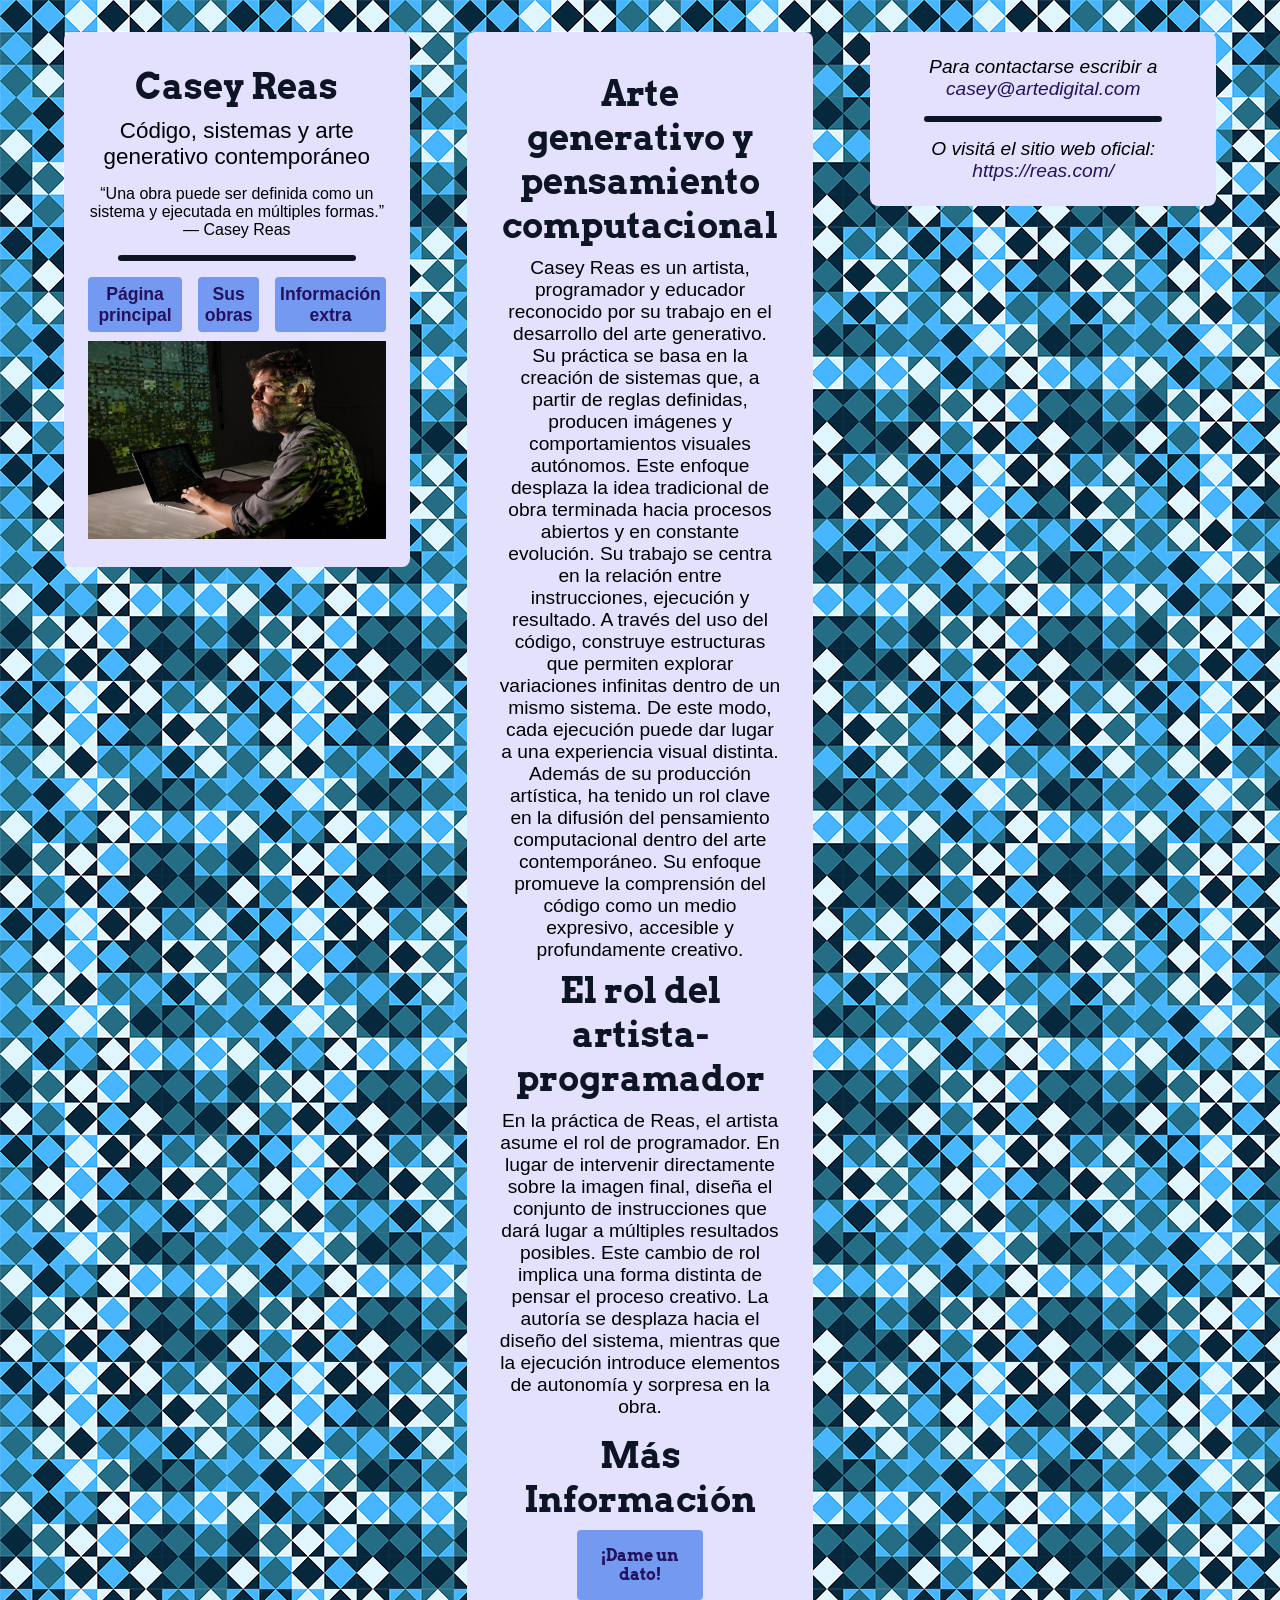
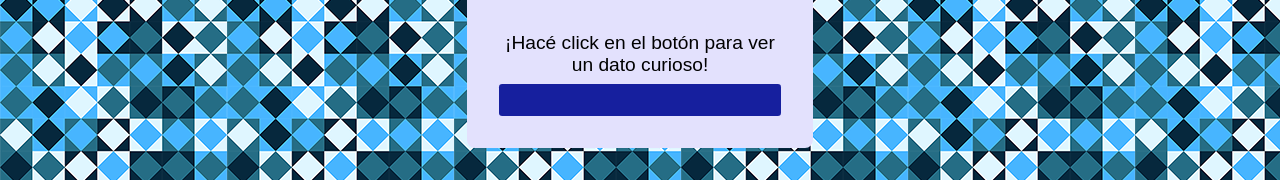
<file: index.html>
<!DOCTYPE html>
<html lang="es">

<head>
    <meta charset="UTF-8">
    <title>Casey Reas - Introducción al artista</title>
    <link href="css/estilos.css" rel="stylesheet">
</head>

<body>
    <div class="contenedor">

        <!-- PRIMERA COLUMNA -->

        <header class="primerColumnaIndex">
            <h1>Casey Reas</h1>
            <p class="subtitulo">Código, sistemas y arte generativo contemporáneo</p>
            <p class="cita">“Una obra puede ser definida como un sistema y ejecutada en múltiples formas.” — Casey Reas
            </p>
            <hr>
            <nav>
                <ul>
                    <li><a href="index.html">Página principal</a></li>
                    <li><a href="obras.html">Sus obras</a></li>
                    <li><a href="info.html">Información extra</a></li>
                </ul>
            </nav>
            <img src="img/reas.jpg" alt="Imagen de Casey Reas">
        </header>

        <!-- SEGUNDA COLUMNA -->

        <main class="segundaColumnaIndex">
            <section>
                <h2>Arte generativo y pensamiento computacional</h2>
                <p>Casey Reas es un artista, programador y educador reconocido por su trabajo en el desarrollo del arte
                    generativo. Su práctica se basa en la creación de sistemas que, a partir de reglas definidas,
                    producen imágenes y comportamientos visuales autónomos. Este enfoque desplaza la idea tradicional de
                    obra terminada hacia procesos abiertos y en constante evolución. Su trabajo se centra en la relación
                    entre instrucciones, ejecución y resultado. A través del uso del código, construye estructuras que
                    permiten explorar variaciones infinitas dentro de un mismo sistema. De este modo, cada ejecución
                    puede dar lugar a una experiencia visual distinta. Además de su producción artística, ha tenido un
                    rol clave en la difusión del pensamiento computacional dentro del arte contemporáneo. Su enfoque
                    promueve la comprensión del código como un medio expresivo, accesible y profundamente creativo.</p>
                <article>
                    <h3>El rol del artista-programador</h3>
                    <p>En la práctica de Reas, el artista asume el rol de programador. En lugar de intervenir
                        directamente sobre la imagen final, diseña el conjunto de instrucciones que dará lugar a
                        múltiples resultados posibles. Este cambio de rol implica una forma distinta de pensar el
                        proceso creativo. La autoría se desplaza hacia el diseño del sistema, mientras que la ejecución
                        introduce elementos de autonomía y sorpresa en la obra.</p>
                </article>

                <!-- DATOS CURIOSOS -->

                <section class="bloqueCuriosidades">
                    <h2>Más Información</h2>
                    <button type="button" id="botonCurioso">¡Dame un dato!</button>
                    <p id="pantallaDatosCuriosos">¡Hacé click en el botón para ver un dato curioso!</p>
                    <article class="bloqueCurioso">
                    </article>
                </section>

            </section>
        </main>

        <!-- TERCERA COLUMNA -->

        <footer class="tercerColumnaIndex">
            <address>
                Para contactarse escribir a <a href="mailto:casey@artedigital.com">casey@artedigital.com</a>
                <hr>
                O visitá el sitio web oficial: <a href="https://reas.com/">https://reas.com/</a>
            </address>
        </footer>
        <script src="js/script.js"></script>
    </div>
</body>

</html>
</file>
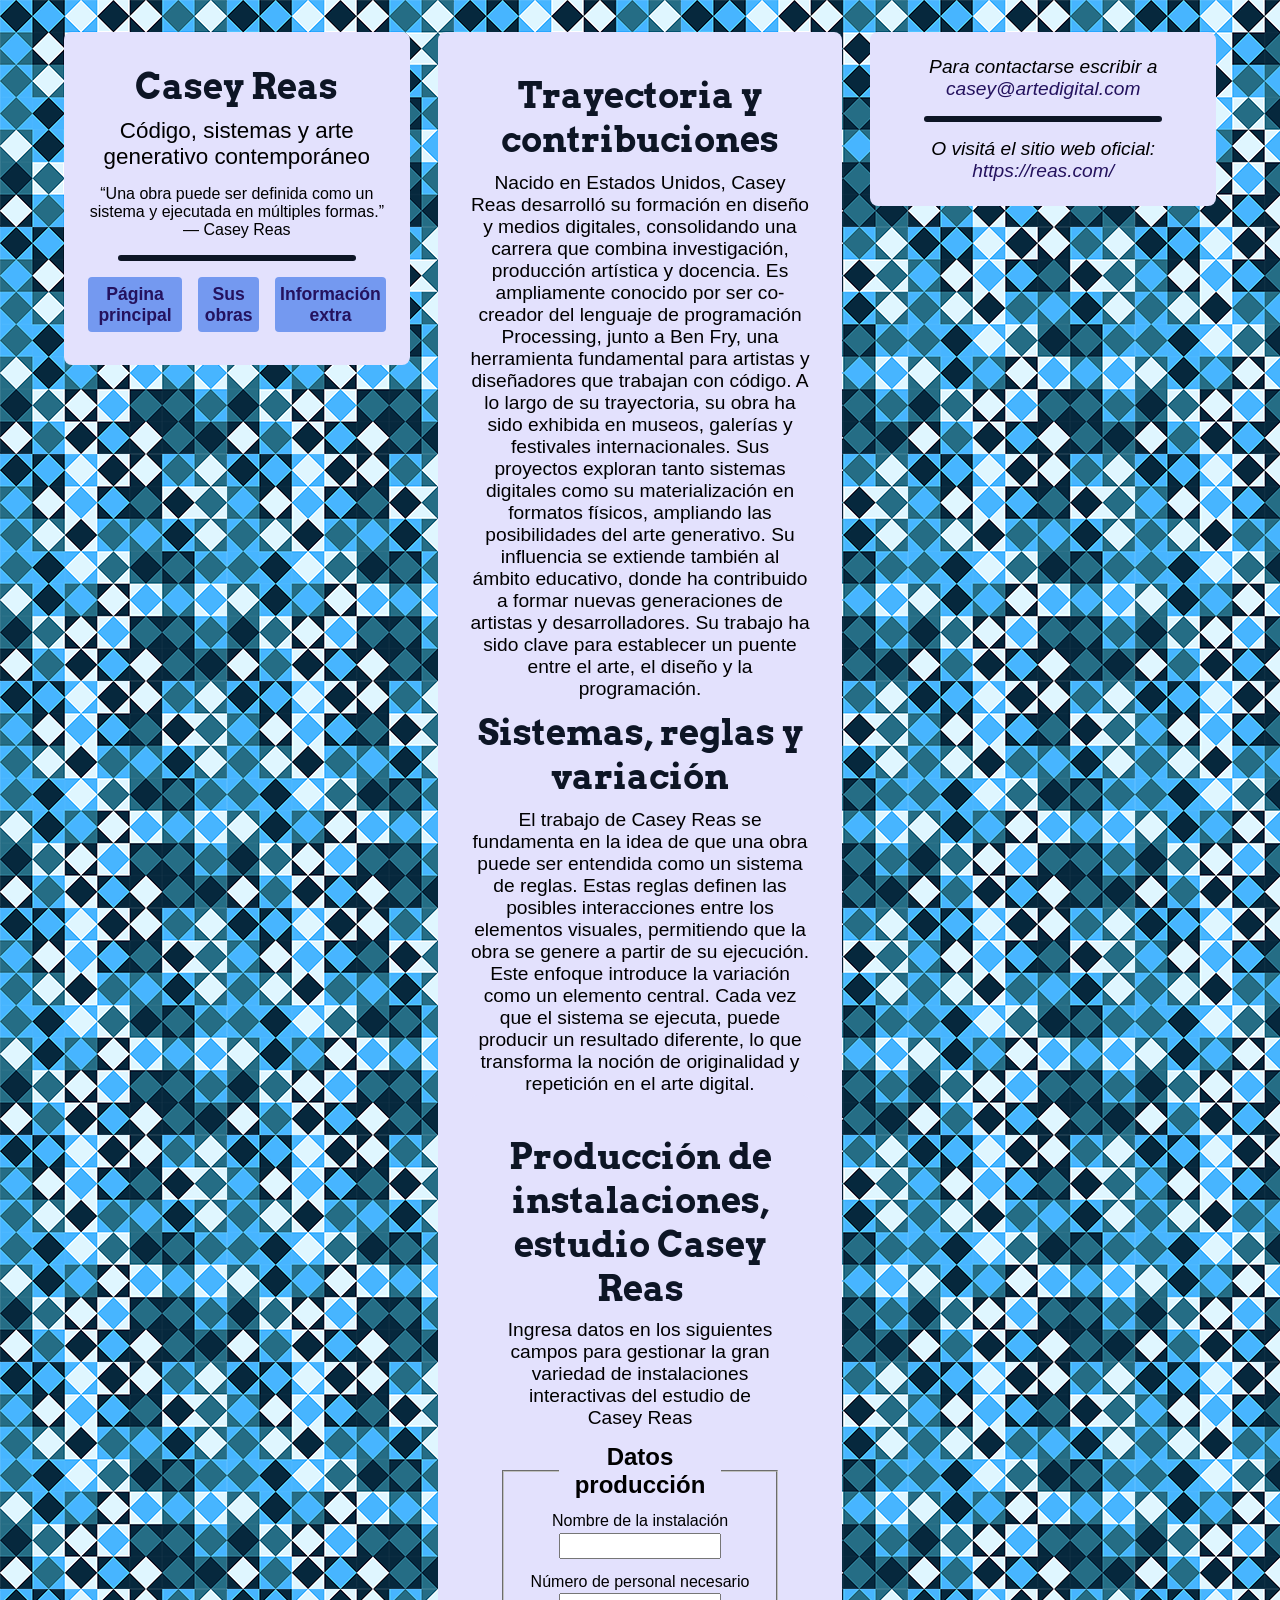
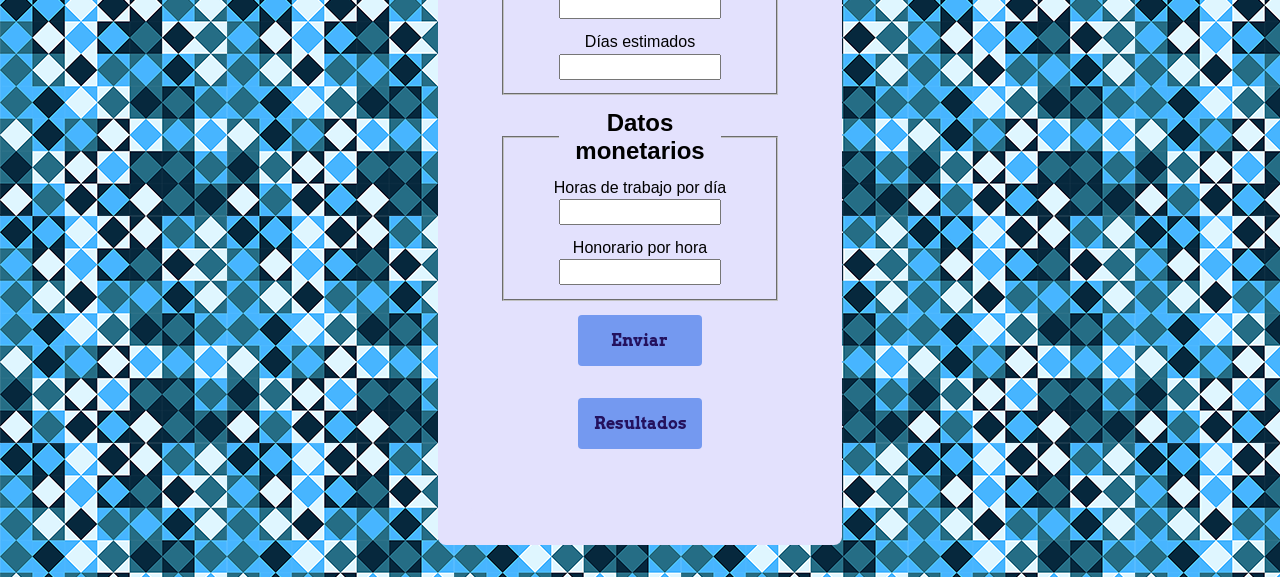
<file: info.html>
<!DOCTYPE html>
<html lang="es">

<head>
    <meta charset="UTF-8">
    <title>Casey Reas - Información del artista</title>
    <link href="css/estilos.css" rel="stylesheet">
</head>

<body>
    <div class="contenedor">

        <!-- PRIMERA COLUMNA -->

        <header class="primerColumnaInfo">
            <h1>Casey Reas</h1>
            <p class="subtitulo">Código, sistemas y arte generativo contemporáneo</p>
            <p class="cita">“Una obra puede ser definida como un sistema y ejecutada en múltiples formas.” — Casey Reas
            </p>
            <hr>
            <nav>
                <ul>
                    <li><a href="index.html">Página principal</a></li>
                    <li><a href="obras.html">Sus obras</a></li>
                    <li><a href="info.html">Información extra</a></li>
                </ul>
            </nav>
        </header>

        <!-- SEGUNDA COLUMNA -->

        <main class="segundaColumnaInfo">
            <section>
                <h2>Trayectoria y contribuciones</h2>
                <p>Nacido en Estados Unidos, Casey Reas desarrolló su formación en diseño y medios digitales,
                    consolidando una carrera que combina investigación, producción artística y docencia. Es ampliamente
                    conocido por ser co-creador del lenguaje de programación Processing, junto a Ben Fry, una
                    herramienta fundamental para artistas y diseñadores que trabajan con código. A lo largo de su
                    trayectoria, su obra ha sido exhibida en museos, galerías y festivales internacionales. Sus
                    proyectos exploran tanto sistemas digitales como su materialización en formatos físicos, ampliando
                    las posibilidades del arte generativo. Su influencia se extiende también al ámbito educativo, donde
                    ha contribuido a formar nuevas generaciones de artistas y desarrolladores. Su trabajo ha sido clave
                    para establecer un puente entre el arte, el diseño y la programación.</p>
                <article>
                    <h3>Sistemas, reglas y variación</h3>
                    <p>El trabajo de Casey Reas se fundamenta en la idea de que una obra puede ser entendida como un
                        sistema de reglas. Estas reglas definen las posibles interacciones entre los elementos visuales,
                        permitiendo que la obra se genere a partir de su ejecución. Este enfoque introduce la variación
                        como un elemento central. Cada vez que el sistema se ejecuta, puede producir un resultado
                        diferente, lo que transforma la noción de originalidad y repetición en el arte digital.</p>
                </article>

                <!-- EJERCICIO -->

                <form action="#" method="get">
                    <h4>Producción de instalaciones, estudio Casey Reas</h4>
                    <p>Ingresa datos en los siguientes campos para gestionar la gran variedad de instalaciones
                        interactivas
                        del estudio de Casey Reas</p>
                    <fieldset>
                        <legend>Datos producción</legend>
                        <label for="nombreInstalacion">Nombre de la instalación</label>
                        <input type="text" name="nombreInstalacion" id="nombreInstalacion" required>
                        <label for="numeroPersonas">Número de personal necesario</label>
                        <input type="number" name="numeroPersonas" id="numeroPersonas" required>
                        <label for="numeroDias">Días estimados</label>
                        <input type="number" name="numeroDias" id="numeroDias" required>
                    </fieldset>
                    <fieldset>
                        <legend>Datos monetarios</legend>
                        <label for="numeroHoras">Horas de trabajo por día</label>
                        <input type="number" name="numeroHoras" id="numeroHoras" required>
                        <label for="numeroCobro">Honorario por hora</label>
                        <input type="number" name="numeroCobro" id="numeroCobro" required>
                    </fieldset>
                    <button type="submit" id="botonEnviar">Enviar</button>
                    <button type="button" id="botonResultados">Resultados</button>
                    <button type="reset" class="oculto" id="botonReset">Reiniciar</button>

            <!-- RESULTADOS -->

            <section id="resultadosFormulario" class="oculto">
            </section>
            </form>
            </section>
        </main>

        <!-- TERCERA COLUMNA -->

        <footer class="tercerColumnaInfo">
            <address>
                Para contactarse escribir a <a href="mailto:casey@artedigital.com">casey@artedigital.com</a>
                <hr>
                O visitá el sitio web oficial: <a href="https://reas.com/">https://reas.com/</a>
            </address>
        </footer>
        <script src="js/script.js"></script>
    </div>
</body>

</html>
</file>
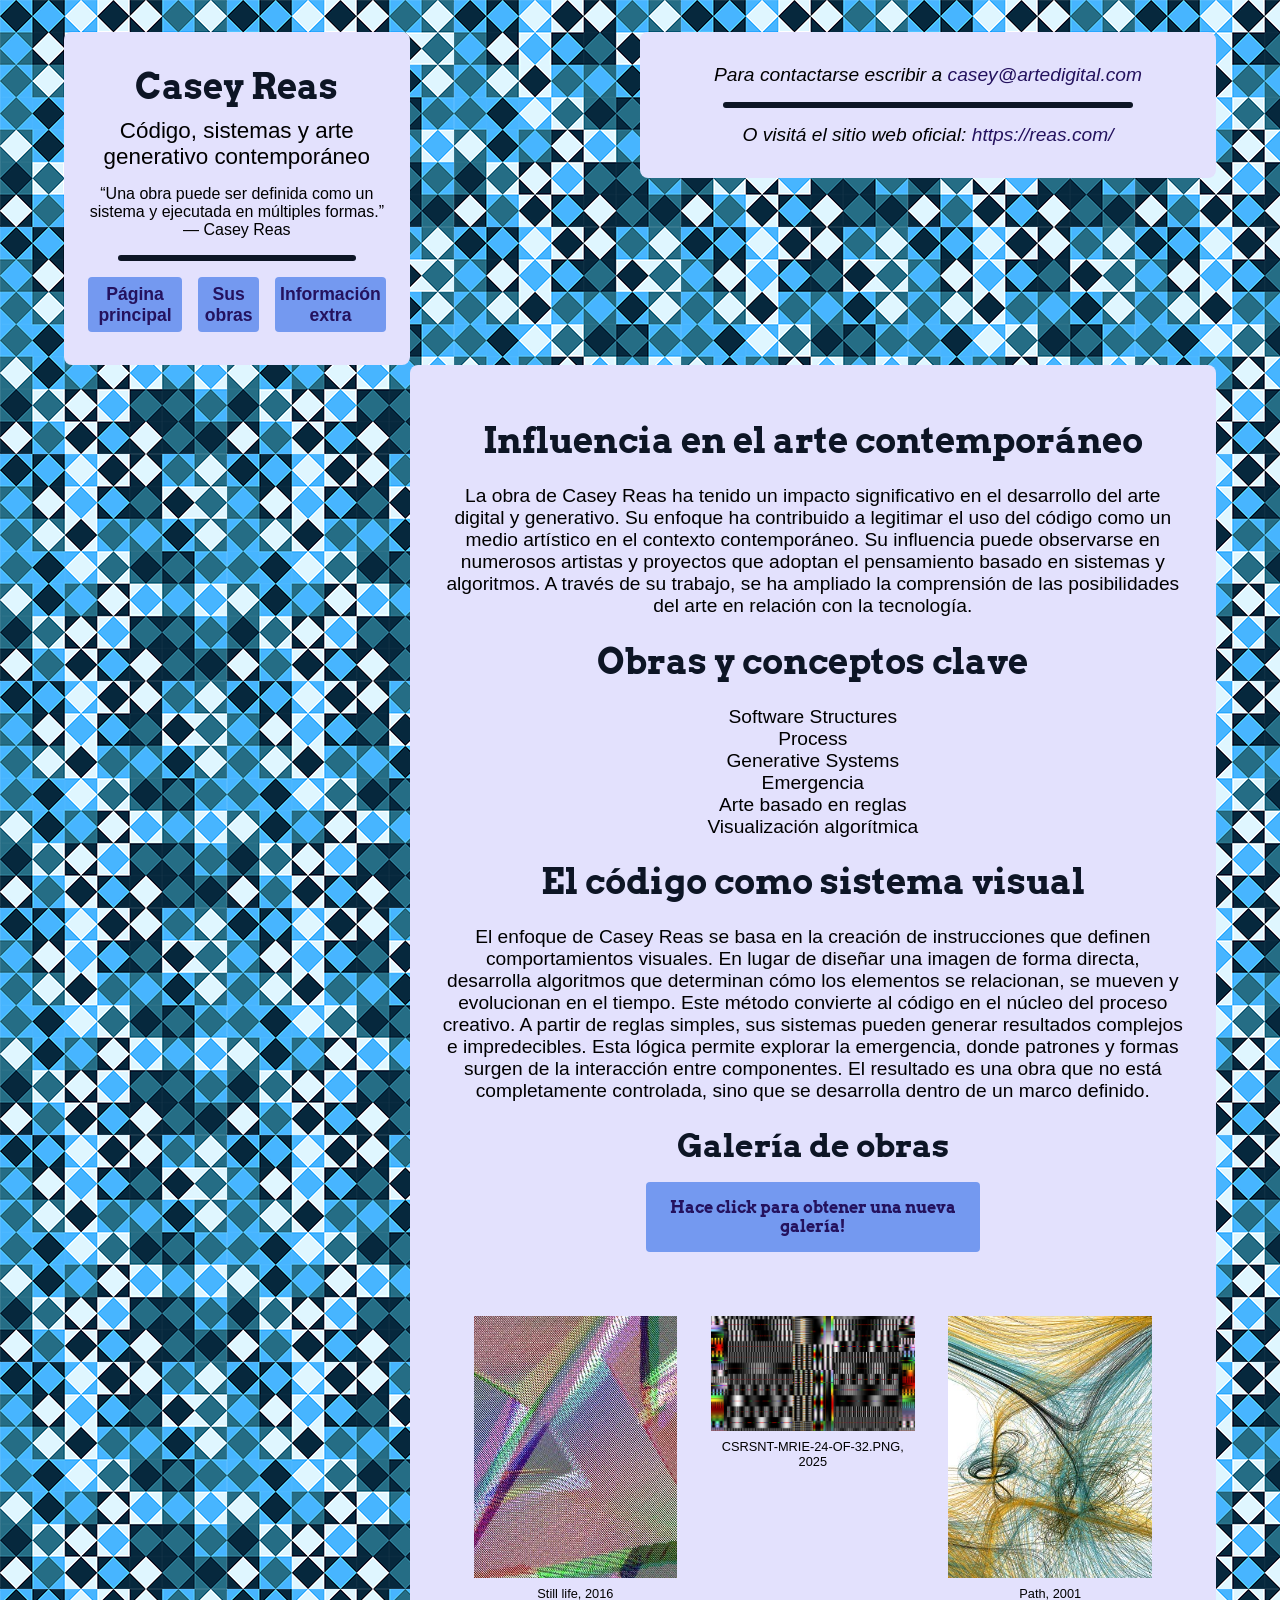
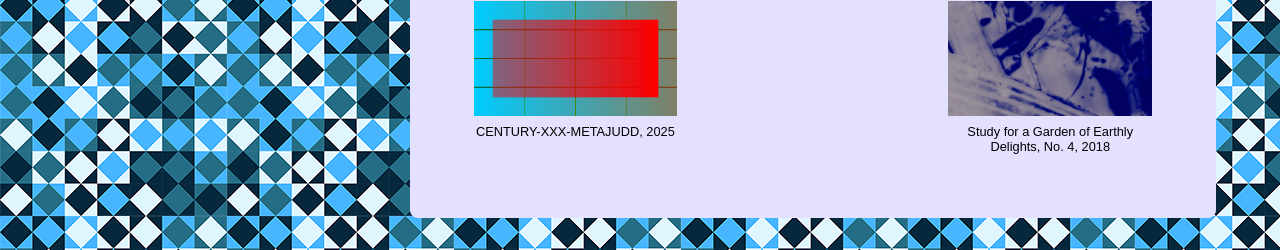
<file: obras.html>
<!DOCTYPE html>
<html lang="es">

<head>
    <meta charset="UTF-8">
    <title>Casey Reas - Obras del artista</title>
    <link href="css/estilos.css" rel="stylesheet">
</head>

<body>
    <div class="contenedor">

        <!-- PRIMERA COLUMNA -->

        <header class="primerColumnaObras">
            <h1>Casey Reas</h1>
            <p class="subtitulo">Código, sistemas y arte generativo contemporáneo</p>
            <p class="cita">“Una obra puede ser definida como un sistema y ejecutada en múltiples formas.” — Casey Reas
            </p>
            <hr>
            <nav>
                <ul>
                    <li><a href="index.html">Página principal</a></li>
                    <li><a href="obras.html">Sus obras</a></li>
                    <li><a href="info.html">Información extra</a></li>
                </ul>
            </nav>
        </header>

        <!-- SEGUNDA COLUMNA -->

        <main class="segundaColumnaObras">
            <section>
                <h2>Influencia en el arte contemporáneo</h2>
                <p>La obra de Casey Reas ha tenido un impacto significativo en el desarrollo del arte digital y
                    generativo. Su enfoque ha contribuido a legitimar el uso del código como un medio artístico en el
                    contexto contemporáneo. Su influencia puede observarse en numerosos artistas y proyectos que adoptan
                    el pensamiento basado en sistemas y algoritmos. A través de su trabajo, se ha ampliado la
                    comprensión de las posibilidades del arte en relación con la tecnología.</p>
                <article>
                    <h3>Obras y conceptos clave</h3>
                    <ul>
                        <li>Software Structures</li>
                        <li>Process</li>
                        <li>Generative Systems</li>
                        <li>Emergencia</li>
                        <li>Arte basado en reglas</li>
                        <li>Visualización algorítmica</li>
                    </ul>
                </article>
                <article>
                    <h4>El código como sistema visual</h4>
                    <p>El enfoque de Casey Reas se basa en la creación de instrucciones que definen comportamientos
                        visuales. En lugar de diseñar una imagen de forma directa, desarrolla algoritmos que determinan
                        cómo los elementos se relacionan, se mueven y evolucionan en el tiempo. Este método convierte al
                        código en el núcleo del proceso creativo. A partir de reglas simples, sus sistemas pueden
                        generar resultados complejos e impredecibles. Esta lógica permite explorar la emergencia, donde
                        patrones y formas surgen de la interacción entre componentes. El resultado es una obra que no
                        está completamente controlada, sino que se desarrolla dentro de un marco definido.</p>
                </article>
            </section>
            <aside>
                <h5 class="tituloGaleria"> Galería de obras </h5>
                <button type="button" id="botonGaleria">Hace click para obtener una nueva galería!</button>
                <div class="galeriaDeObras"></div>
            </aside>
        </main>
        <footer class="segundaColumnaObras">
            <address>
                Para contactarse escribir a <a href="mailto:casey@artedigital.com">casey@artedigital.com</a>
                <hr>
                O visitá el sitio web oficial: <a href="https://reas.com/">https://reas.com/</a>
            </address>
        </footer>
    </div>
    <script src="js/script.js"></script>
</body>

</html>
</file>
<file: css/estilos.css>
@import url('https://fonts.googleapis.com/css2?family=Arvo:ital,wght@0,400;0,700;1,400;1,700&display=swap');

* {
    max-width: 100%;
    box-sizing: border-box;
    margin: 0;
    padding: 0;
}

body {
    text-align: center;
    background-image: url('../img/fondo.png');
    background-repeat: repeat;
}

/* CONTENEDOR */

.contenedor {
    display: flex;
    justify-content: space-between;
    width: 90%;
    flex-wrap: wrap;
    margin: 2rem auto;
}

/* MENÚ DE NAVEGACIÓN */

header nav ul {
    display: flex;
    flex-direction: row;
    justify-content: center;
    gap: 1rem;
    list-style: none;
    padding: 0;
    margin-top: 1rem;
    margin-bottom: 3%;
}

header nav ul li a:link {
    text-decoration: none;
    color: #24125E;
    background-color: #7499f0;
    font-family: Arial, sans-serif;
    font-weight: bold;
    font-size: 1.1rem;
    display: inline-block;
    padding: 0.4rem 0.3rem;
    border-radius: 0.25rem;
}

header nav ul li a:visited {
    color: #9e99e9;
    background-color: #0c104d;
}

header nav ul li a:hover {
    color: #f9c416;
    background-color: #D15D11;
}

header nav ul li a:active {
    color: #6399ff;
    background-color: #161f9e;
}

/* TITULOS Y TEXTO */

h1,
h2,
h3,
h4,
h5 {
    font-family: 'Arvo', serif;
    font-size: 2.2rem;
    color: #0d1525;
    margin-bottom: 3%;
    margin-top: 3%;
}

p,
article ul li {
    font-family: Arial, sans-serif;
    font-size: 1.2rem;
}

.cita {
    font-size: 1rem;
    margin-bottom: 3%;
}

.subtitulo {
    margin-bottom: 5%;
    font-size: 1.4rem;
}

/* COLUMNAS INDEX E INFO */

/* COLUMNA 1 */
.primerColumnaIndex,
.primerColumnaInfo {
    background-color: #e3e1fd;
    width: 30%;
    padding: 1.5rem;
    border-radius: 0.5rem;
    margin-bottom: auto;
}

/* COLUMNA 2 */

.segundaColumnaIndex {
    background-color: #e3e1fd;
    width: 30%;
    padding: 2rem;
    border-radius: 0.5rem;
}

.segundaColumnaInfo {
    width: 35%;
}

.segundaColumnaInfo section,
.segundaColumnaInfo form {
    background-color: #e3e1fd;
    padding: 2rem;
    border-radius: 0.5rem;
}

/* GALERÍA DE OBRAS */

/* GALERÍA */

.galeriaDeObras {
    display: flex;
    flex-direction: row;
    flex-wrap: wrap;
    justify-content: space-between;
    background-color: #e3e1fd;
    padding: 2rem;
}

.tituloGaleria {
    width: 100%;
    font-size: 2rem;
    margin-top: 1.5rem;
    margin-bottom: 1rem;
}

.galeriaDeObras .obra {
    display: flex;
    flex-direction: column;
    width: 30%;
}

.galeriaDeObras .obra img {
    width: 100%;
    height: auto;
    margin-bottom: 0.5rem;
}

.galeriaDeObras .obra p {
    font-size: 0.8rem;
    margin-top: 0;
    margin-bottom: 0;
}

/* FORMULARIO (INFO) */

fieldset {
    margin-top: 5%;
    display: flex;
    flex-direction: column;
    align-items: center;
}

fieldset legend {
    font-family: Arial, sans-serif;
    font-size: 1.5rem;
    margin-bottom: 5%;
    font-weight: bold;
    width: 60%;
}

fieldset input {
    width: 60%;
    font-size: 1.2rem;
    margin-bottom: 5%;
}

fieldset label {
    font-family: Arial, sans-serif;
    font-size: 1rem;
    margin-bottom: 1%;
    align-self: center;
}

form button {
    margin-top: 5%;
}

.oculto {
    display: none;
}

#resultadosFormulario {
    font-family: Arial, sans-serif;
    font-size: 1.2rem;
    font-weight: bold;
    color: #e3e1fd;
    background-color: #161f9e;
    margin-top: 3%;
    padding: 1rem;
    border-radius: 0.2rem;
}

/* COLUMNA 3 */

.tercerColumnaIndex,
.tercerColumnaInfo {
    background-color: #e3e1fd;
    width: 30%;
    padding: 1.5rem;
    border-radius: 0.5rem;
    align-self: flex-start;
}

/* LISTA (OBRAS) */

article ul li {
    list-style: none;
}

/* COLUMNAS OBRAS */

/* COLUMNA 1 */

.primerColumnaObras {
    background-color: #e3e1fd;
    width: 30%;
    padding: 1.5rem;
    border-radius: 0.5rem;
    order: 1;
}

footer.segundaColumnaObras {
    background-color: #e3e1fd;
    width: 50%;
    padding: 2rem;
    border-radius: 0.5rem;
    order: 2;
    margin-bottom: auto;
}

main.segundaColumnaObras {
    background-color: #e3e1fd;
    width: 70%;
    padding: 2rem;
    border-radius: 0.5rem;
    order: 3;
    margin-left: auto;
}


/* DATOS CURIOSOS */

/* BOTÓN */

button {
    width: 45%;
    padding: 1rem;
    display: block;
    font-family: 'Arvo', sans-serif;
    font-size: 1rem;
    background-color: #7499f0;
    color: #24125E;
    border: none;
    border-radius: 0.25rem;
    font-weight: bold;
    margin: auto;
    margin-bottom: 2rem;
    order: 3;
}

button:hover {
    background-color: #D15D11;
    color: #f9c416;
}

button:active {
    color: #6399ff;
    background-color: #161f9e;
}

/* RESULTADOS */

.bloqueCuriosidades {
    margin-top: 1rem;
}

.bloqueCurioso {
    font-family: Arial, sans-serif;
    font-size: 1.2rem;
    font-weight: bold;
    color: #7499f0;
    background-color: #161f9e;
    margin-top: 0.5rem;
    padding: 1rem;
    border-radius: 0.2rem;
}

/* FOOTER */

footer {
    font-family: Arial, sans-serif;
    font-size: 1.2rem;
}

footer address a:link,
footer address a:visited {
    text-decoration: none;
    color: #24125E;
}

footer address a:hover {
    color: #D15D11;
    text-decoration: underline;
}

footer address a:active {
    color: #161f9e;
}

/* LÍNEA */

hr {
    border: none;
    height: 0.4rem;
    background-color: #0d1525;
    border-radius: 0.2rem;
    width: 80%;
    margin-left: auto;
    margin-right: auto;
    margin-top: 1rem;
    margin-bottom: 1rem;
}
</file>
